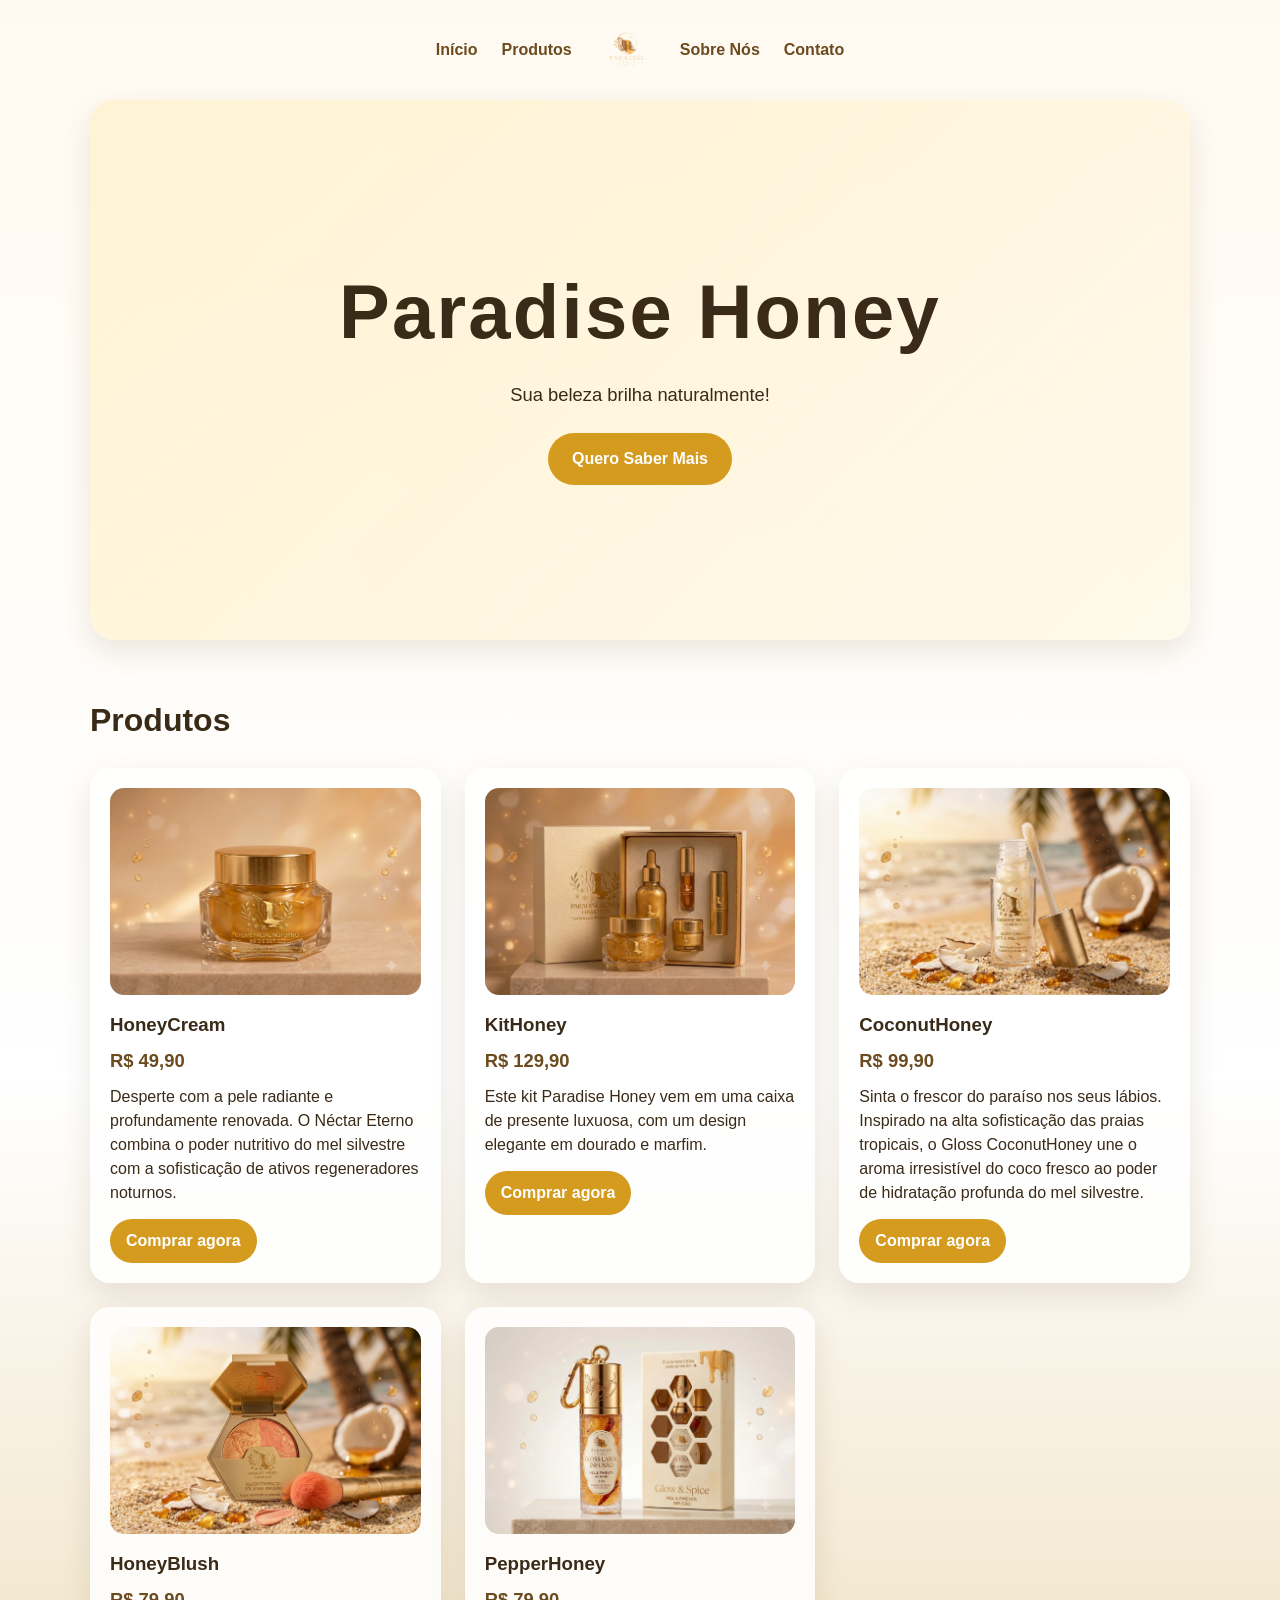
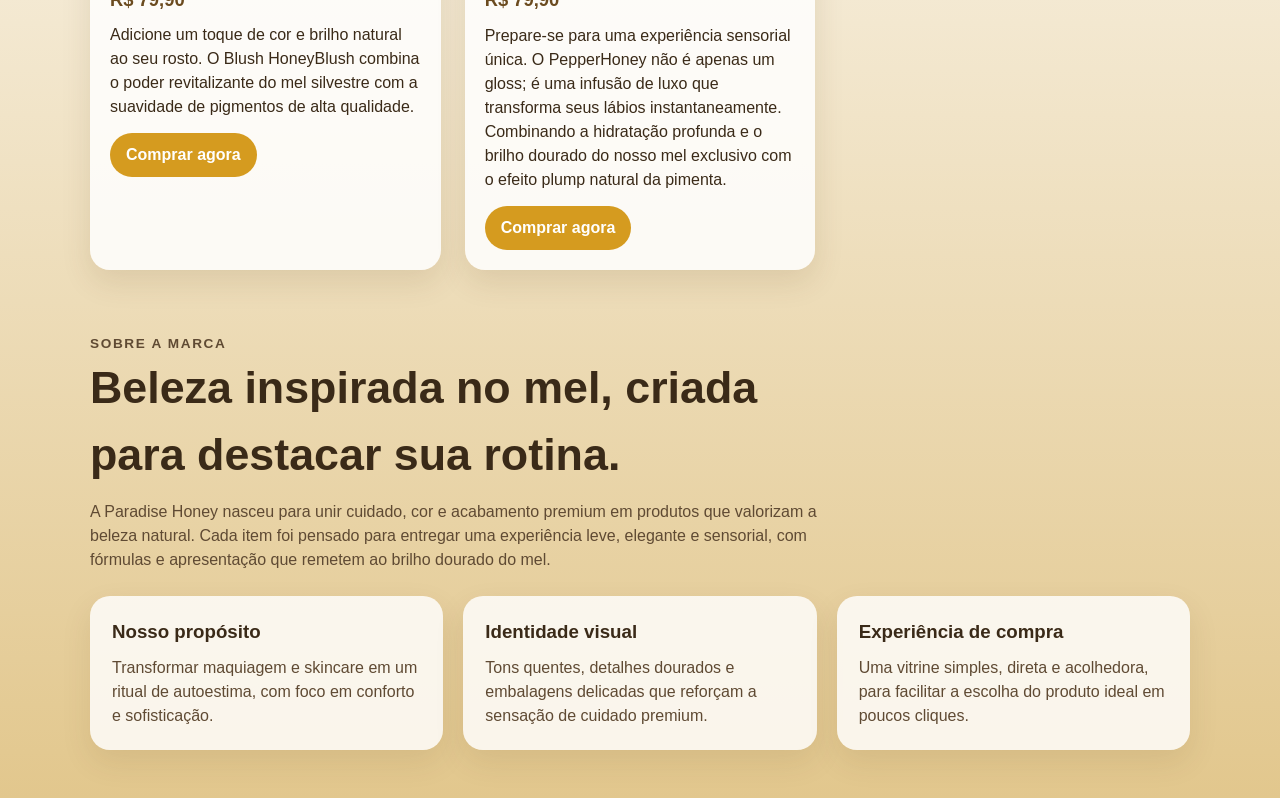
<file: index.html>
<!DOCTYPE html>
<html lang="pt-BR">

<head>
    <meta charset="UTF-8">
    <meta name="viewport" content="width=device-width, initial-scale=1.0">
    <title>Paradise Honey</title>
    <link rel="stylesheet" href="style.css">
</head>

<body>
    <header>
        <nav>
            <ul>
                <li><a href="#home">Início</a></li>
                <li><a href="#produto">Produtos</a></li>
                <li class="logo-menu">
                    <img src="img/logo.jpeg" alt="Logo Paradise Honey">
                </li>
                <li><a href="#sobre">Sobre Nós</a></li>
                <li><a href="#contato-popup">Contato</a></li>
            </ul>
        </nav>
    </header>
    <main>
        <section class="hero" id="home">
            <div class="hero-banner" aria-hidden="true">
                <img class="hero-banner-image hero-banner-image--one" src="img/Catalogo.png" alt="">
                <img class="hero-banner-image hero-banner-image--two" src="img/Catalogo 2.jpeg" alt="">
                <img class="hero-banner-image hero-banner-image--three" src="img/Catalogo 3.png" alt="">
                <img class="hero-banner-image hero-banner-image--three" src="img/Catalogo 4.png" alt="">
                <img class="hero-banner-image hero-banner-image--three" src="img/Catalogo 5.png" alt="">
            </div>
            <div class="hero-text">
                <h1>Paradise Honey</h1>
                <p>Sua beleza brilha naturalmente!</p>
                <a href="#produto" class="btn-saber">Quero Saber Mais</a>
            </div>
        </section>

        <section class="produtos" id="produto">
            <h2>Produtos</h2>
            <div class="card-prod">
                <a class="card card-link" href="creme-facial.html" aria-label="Abrir página de compra do Creme Facial">
                    <img src="img/Creme Facial.png" alt="Creme facial Paradise Honey">
                    <h3>HoneyCream</h3>
                    <p class="card-price">R$ 49,90</p>
                    <p>Desperte com a pele radiante e profundamente renovada. O Néctar Eterno combina o poder
                        nutritivo do mel silvestre com a sofisticação de ativos regeneradores noturnos.</p>
                    <span class="card-action">Comprar agora</span>
                </a>
                <a class="card card-link" href="kit-honey.html" aria-label="Abrir página de compra do KitHoney">
                    <img src="img/KitHoney.png" alt="Kit De Maquiagem Paradise Honey">
                    <h3>KitHoney</h3>
                    <p class="card-price">R$ 129,90</p>
                    <p>Este kit Paradise Honey vem em uma caixa de presente luxuosa, com um design elegante em
                        dourado e marfim.</p>
                    <span class="card-action">Comprar agora</span>
                </a>
                <a class="card card-link" href="coconut-honey.html" aria-label="Abrir página de compra do CoconutHoney">
                    <img src="img/CoconutHoney.png" alt="Gloss Paradise Honey">
                    <h3>CoconutHoney</h3>
                    <p class="card-price">R$ 99,90</p>
                    <p>Sinta o frescor do paraíso nos seus lábios. Inspirado na alta sofisticação das praias
                        tropicais, o Gloss CoconutHoney une o aroma irresistível do coco fresco ao poder de hidratação
                        profunda do mel silvestre.</p>
                    <span class="card-action">Comprar agora</span>
                </a>
                <a class="card card-link" href="honey-blush.html" aria-label="Abrir página de compra do HoneyBlush">
                    <img src="img/HoneyBlush.png" alt="Blush Paradise Honey">
                    <h3>HoneyBlush</h3>
                    <p class="card-price">R$ 79,90</p>
                    <p>Adicione um toque de cor e brilho natural ao seu rosto. O Blush HoneyBlush combina o poder
                        revitalizante do mel silvestre com a suavidade de pigmentos de alta qualidade.</p>
                    <span class="card-action">Comprar agora</span>
                </a>
                <a class="card card-link" href="pepper-honey.html" aria-label="Abrir página de compra do PepperHoney">
                    <img src="img/PepperHoney.png" alt="PepperHoney Paradise Honey">
                    <h3>PepperHoney</h3>
                    <p class="card-price">R$ 79,90</p>
                    <p>Prepare-se para uma experiência sensorial única. O PepperHoney não é apenas um gloss; é uma
                        infusão de luxo que transforma seus lábios instantaneamente. Combinando a hidratação profunda
                        e o brilho dourado do nosso mel exclusivo com o efeito plump natural da pimenta.</p>
                    <span class="card-action">Comprar agora</span>
                </a>
            </div>
        </section>

        <section class="sobre" id="sobre">
            <div class="sobre-intro">
                <p class="section-kicker">Sobre a marca</p>
                <h2>Beleza inspirada no mel, criada para destacar sua rotina.</h2>
                <p>
                    A Paradise Honey nasceu para unir cuidado, cor e acabamento premium em produtos que valorizam a
                    beleza natural. Cada item foi pensado para entregar uma experiência leve, elegante e sensorial,
                    com fórmulas e apresentação que remetem ao brilho dourado do mel.
                </p>
            </div>

            <div class="sobre-grid">
                <article class="sobre-card">
                    <h3>Nosso propósito</h3>
                    <p>Transformar maquiagem e skincare em um ritual de autoestima, com foco em conforto e sofisticação.</p>
                </article>
                <article class="sobre-card">
                    <h3>Identidade visual</h3>
                    <p>Tons quentes, detalhes dourados e embalagens delicadas que reforçam a sensação de cuidado premium.</p>
                </article>
                <article class="sobre-card">
                    <h3>Experiência de compra</h3>
                    <p>Uma vitrine simples, direta e acolhedora, para facilitar a escolha do produto ideal em poucos cliques.</p>
                </article>
            </div>
        </section>
    </main>

    <aside class="contact-popup" id="contato-popup" aria-labelledby="contato-titulo">
        <div class="contact-popup-header">
            <h2 id="contato-titulo">Fale com a Paradise Honey</h2>
            <a class="contact-popup-close" href="#" aria-label="Fechar contato">×</a>
        </div>
        <p>Atendimento rápido para tirar dúvidas, reservar produtos e passar informações sobre pedidos.</p>
        <div class="contact-popup-item">
            <span>E-mail</span>
            <strong>contato@paradisehoney.com</strong>
        </div>
        <div class="contact-popup-item">
            <span>Telefone</span>
            <strong>(11) 99999-9999</strong>
        </div>
    </aside>
</body>

</html>
</file>
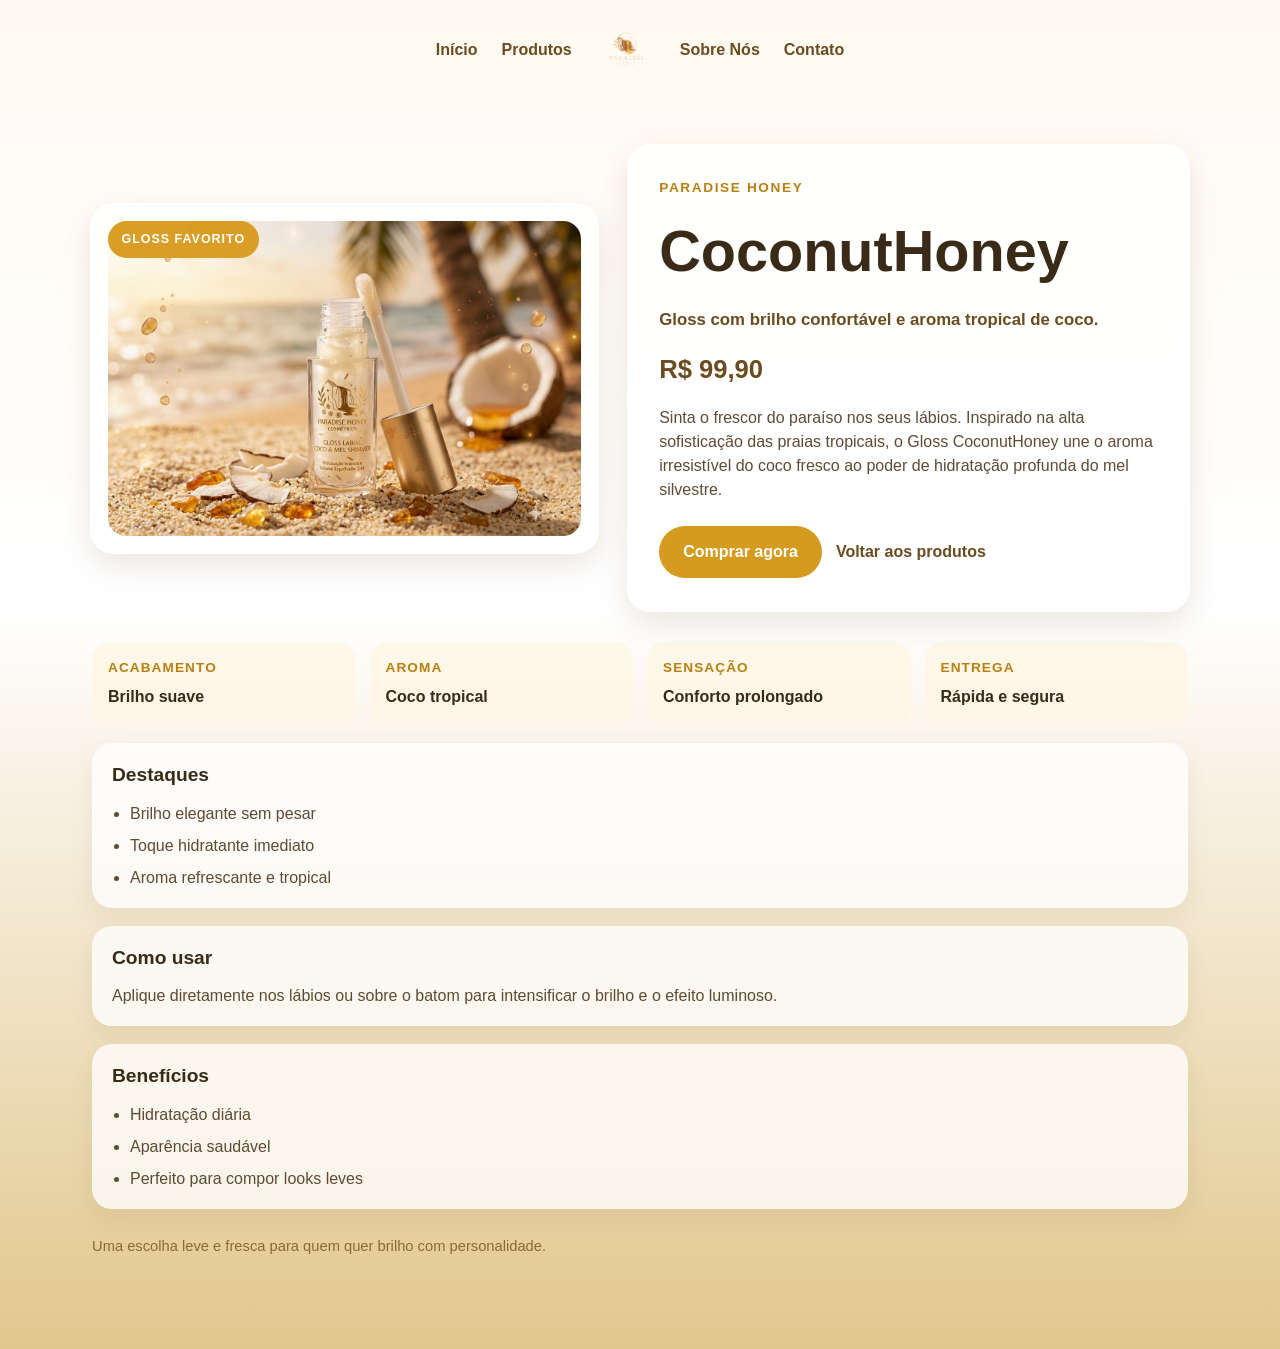
<file: coconut-honey.html>
<!DOCTYPE html>
<html lang="pt-BR">
<head>
    <meta charset="UTF-8">
    <meta name="viewport" content="width=device-width, initial-scale=1.0">
    <title>CoconutHoney | Paradise Honey</title>
    <link rel="stylesheet" href="style.css">
</head>
<body>
    <header>
        <nav>
            <ul>
                <li><a href="index.html#home">Início</a></li>
                <li><a href="index.html#produto">Produtos</a></li>
                <li class="logo-menu">
                    <img src="img/logo.jpeg" alt="Logo Paradise Honey">
                </li>
                <li><a href="index.html#sobre">Sobre Nós</a></li>
                <li><a href="index.html#contato-popup">Contato</a></li>
            </ul>
        </nav>
    </header>

    <main>
        <section class="product-page">
            <div class="product-page-top">
                <div class="product-page-media">
                    <span class="product-page-badge">Gloss favorito</span>
                    <img src="img/CoconutHoney.png" alt="Gloss CoconutHoney Paradise Honey">
                </div>

                <div class="product-page-content">
                    <p class="product-page-kicker">Paradise Honey</p>
                    <h1>CoconutHoney</h1>
                    <p class="product-page-subtitle">Gloss com brilho confortável e aroma tropical de coco.</p>
                    <p class="product-page-price">R$ 99,90</p>
                    <p class="product-page-description">
                        Sinta o frescor do paraíso nos seus lábios. Inspirado na alta sofisticação das praias tropicais,
                        o Gloss CoconutHoney une o aroma irresistível do coco fresco ao poder de hidratação profunda do
                        mel silvestre.
                    </p>

                    <div class="product-page-actions">
                        <a class="btn-saber" href="mailto:contato@paradisehoney.com?subject=Pedido%20CoconutHoney">Comprar agora</a>
                        <a class="product-page-back" href="index.html#produto">Voltar aos produtos</a>
                    </div>
                </div>
            </div>

            <div class="product-page-details">
                <div class="product-page-specs">
                    <div class="product-page-spec">
                        <span class="product-page-spec-label">Acabamento</span>
                        <strong>Brilho suave</strong>
                    </div>
                    <div class="product-page-spec">
                        <span class="product-page-spec-label">Aroma</span>
                        <strong>Coco tropical</strong>
                    </div>
                    <div class="product-page-spec">
                        <span class="product-page-spec-label">Sensação</span>
                        <strong>Conforto prolongado</strong>
                    </div>
                    <div class="product-page-spec">
                        <span class="product-page-spec-label">Entrega</span>
                        <strong>Rápida e segura</strong>
                    </div>
                </div>

                <section class="product-page-section">
                    <h2>Destaques</h2>
                    <ul class="product-page-list">
                        <li>Brilho elegante sem pesar</li>
                        <li>Toque hidratante imediato</li>
                        <li>Aroma refrescante e tropical</li>
                    </ul>
                </section>

                <section class="product-page-section">
                    <h2>Como usar</h2>
                    <p class="product-page-note">
                        Aplique diretamente nos lábios ou sobre o batom para intensificar o brilho e o efeito luminoso.
                    </p>
                </section>

                <section class="product-page-section">
                    <h2>Benefícios</h2>
                    <ul class="product-page-list">
                        <li>Hidratação diária</li>
                        <li>Aparência saudável</li>
                        <li>Perfeito para compor looks leves</li>
                    </ul>
                </section>
                <p class="product-page-footer">Uma escolha leve e fresca para quem quer brilho com personalidade.</p>
            </div>
        </section>
    </main>
</body>
</html>
</file>
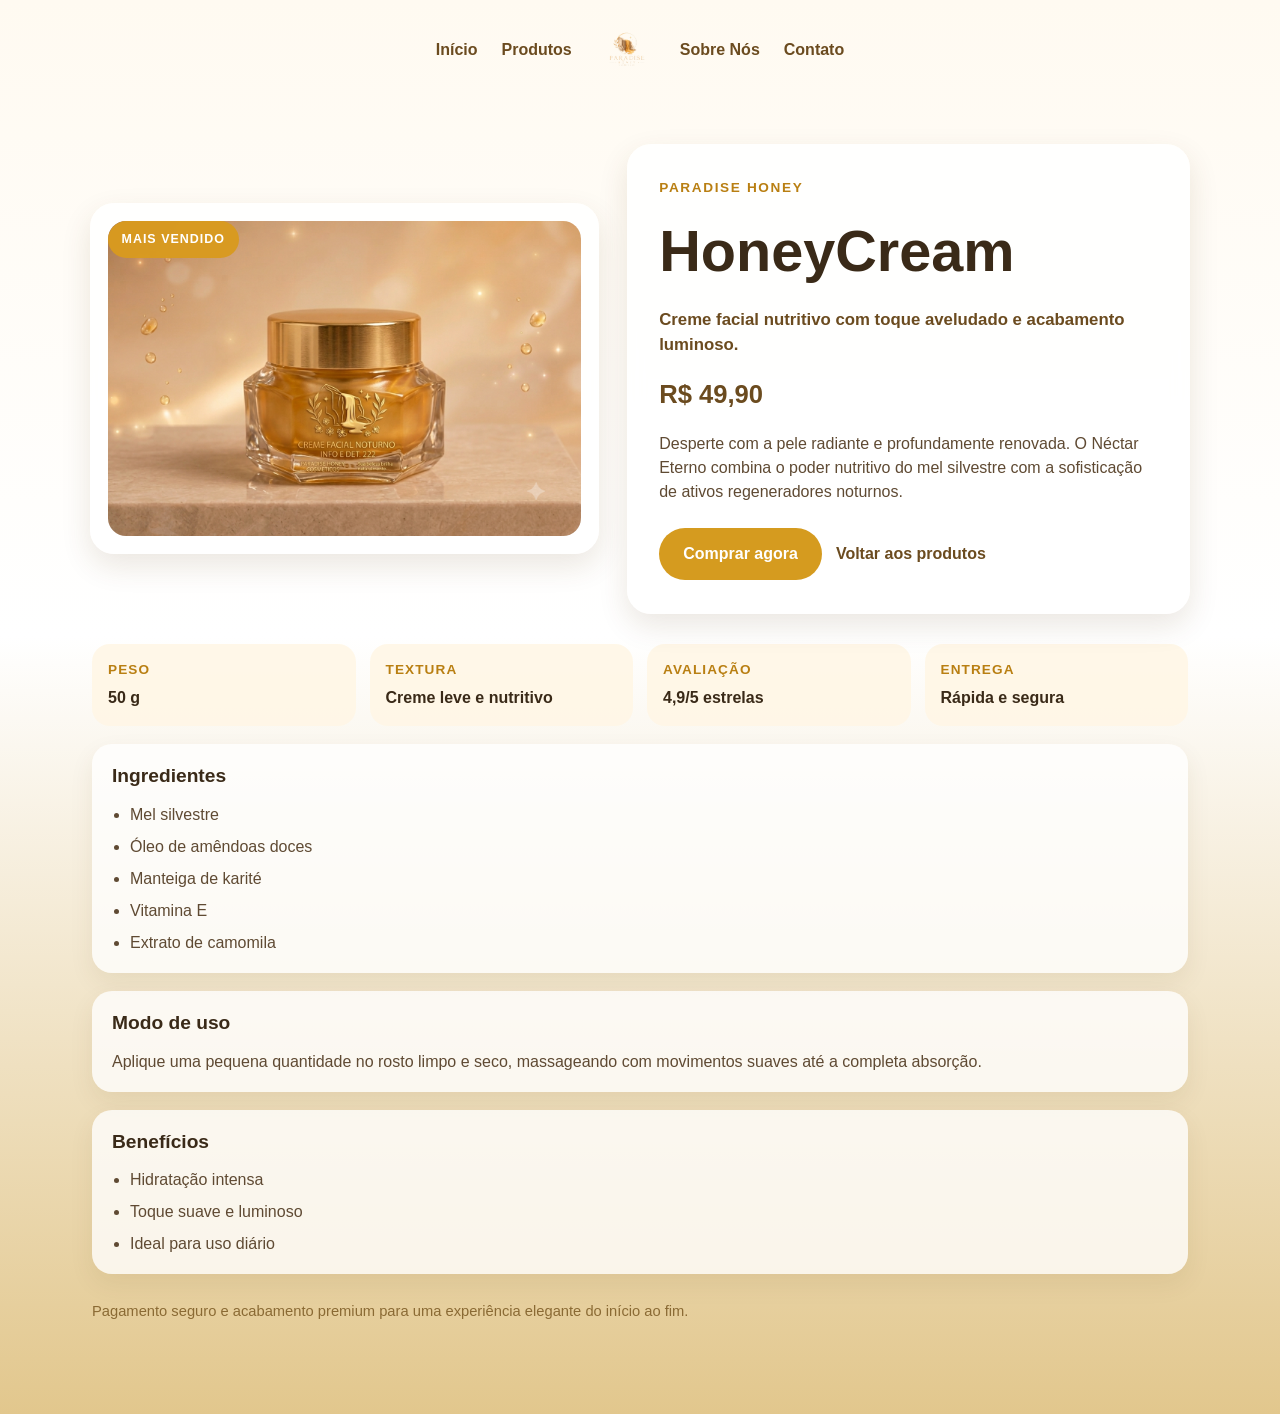
<file: creme-facial.html>
<!DOCTYPE html>
<html lang="pt-BR">
<head>
    <meta charset="UTF-8">
    <meta name="viewport" content="width=device-width, initial-scale=1.0">
    <title>Creme Facial | Paradise Honey</title>
    <link rel="stylesheet" href="style.css">
</head>
<body>
    <header>
        <nav>
            <ul>
                <li><a href="index.html#home">Início</a></li>
                <li><a href="index.html#produto">Produtos</a></li>
                <li class="logo-menu">
                    <img src="img/logo.jpeg" alt="Logo Paradise Honey">
                </li>
                <li><a href="index.html#sobre">Sobre Nós</a></li>
                <li><a href="index.html#contato-popup">Contato</a></li>
            </ul>
        </nav>
    </header>

    <main>
        <section class="product-page">
            <div class="product-page-top">
                <div class="product-page-media">
                    <span class="product-page-badge">Mais vendido</span>
                    <img src="img/Creme Facial.png" alt="Creme facial Paradise Honey">
                </div>

                <div class="product-page-content">
                    <p class="product-page-kicker">Paradise Honey</p>
                    <h1>HoneyCream</h1>
                    <p class="product-page-subtitle">Creme facial nutritivo com toque aveludado e acabamento luminoso.</p>
                    <p class="product-page-price">R$ 49,90</p>
                    <p class="product-page-description">
                        Desperte com a pele radiante e profundamente renovada. O Néctar Eterno combina o poder nutritivo
                        do mel silvestre com a sofisticação de ativos regeneradores noturnos.
                    </p>

                    <div class="product-page-actions">
                        <a class="btn-saber" href="mailto:contato@paradisehoney.com?subject=Pedido%20HoneyCream">Comprar agora</a>
                        <a class="product-page-back" href="index.html#produto">Voltar aos produtos</a>
                    </div>
                </div>
            </div>

            <div class="product-page-details">
                <div class="product-page-specs">
                    <div class="product-page-spec">
                        <span class="product-page-spec-label">Peso</span>
                        <strong>50 g</strong>
                    </div>
                    <div class="product-page-spec">
                        <span class="product-page-spec-label">Textura</span>
                        <strong>Creme leve e nutritivo</strong>
                    </div>
                    <div class="product-page-spec">
                        <span class="product-page-spec-label">Avaliação</span>
                        <strong>4,9/5 estrelas</strong>
                    </div>
                    <div class="product-page-spec">
                        <span class="product-page-spec-label">Entrega</span>
                        <strong>Rápida e segura</strong>
                    </div>
                </div>

                <section class="product-page-section">
                    <h2>Ingredientes</h2>
                    <ul class="product-page-list">
                        <li>Mel silvestre</li>
                        <li>Óleo de amêndoas doces</li>
                        <li>Manteiga de karité</li>
                        <li>Vitamina E</li>
                        <li>Extrato de camomila</li>
                    </ul>
                </section>

                <section class="product-page-section">
                    <h2>Modo de uso</h2>
                    <p class="product-page-note">
                        Aplique uma pequena quantidade no rosto limpo e seco, massageando com movimentos suaves até a
                        completa absorção.
                    </p>
                </section>

                <section class="product-page-section">
                    <h2>Benefícios</h2>
                    <ul class="product-page-list">
                        <li>Hidratação intensa</li>
                        <li>Toque suave e luminoso</li>
                        <li>Ideal para uso diário</li>
                    </ul>
                </section>
                <p class="product-page-footer">Pagamento seguro e acabamento premium para uma experiência elegante do início ao fim.</p>
            </div>
        </section>
    </main>
</body>
</html>
</file>
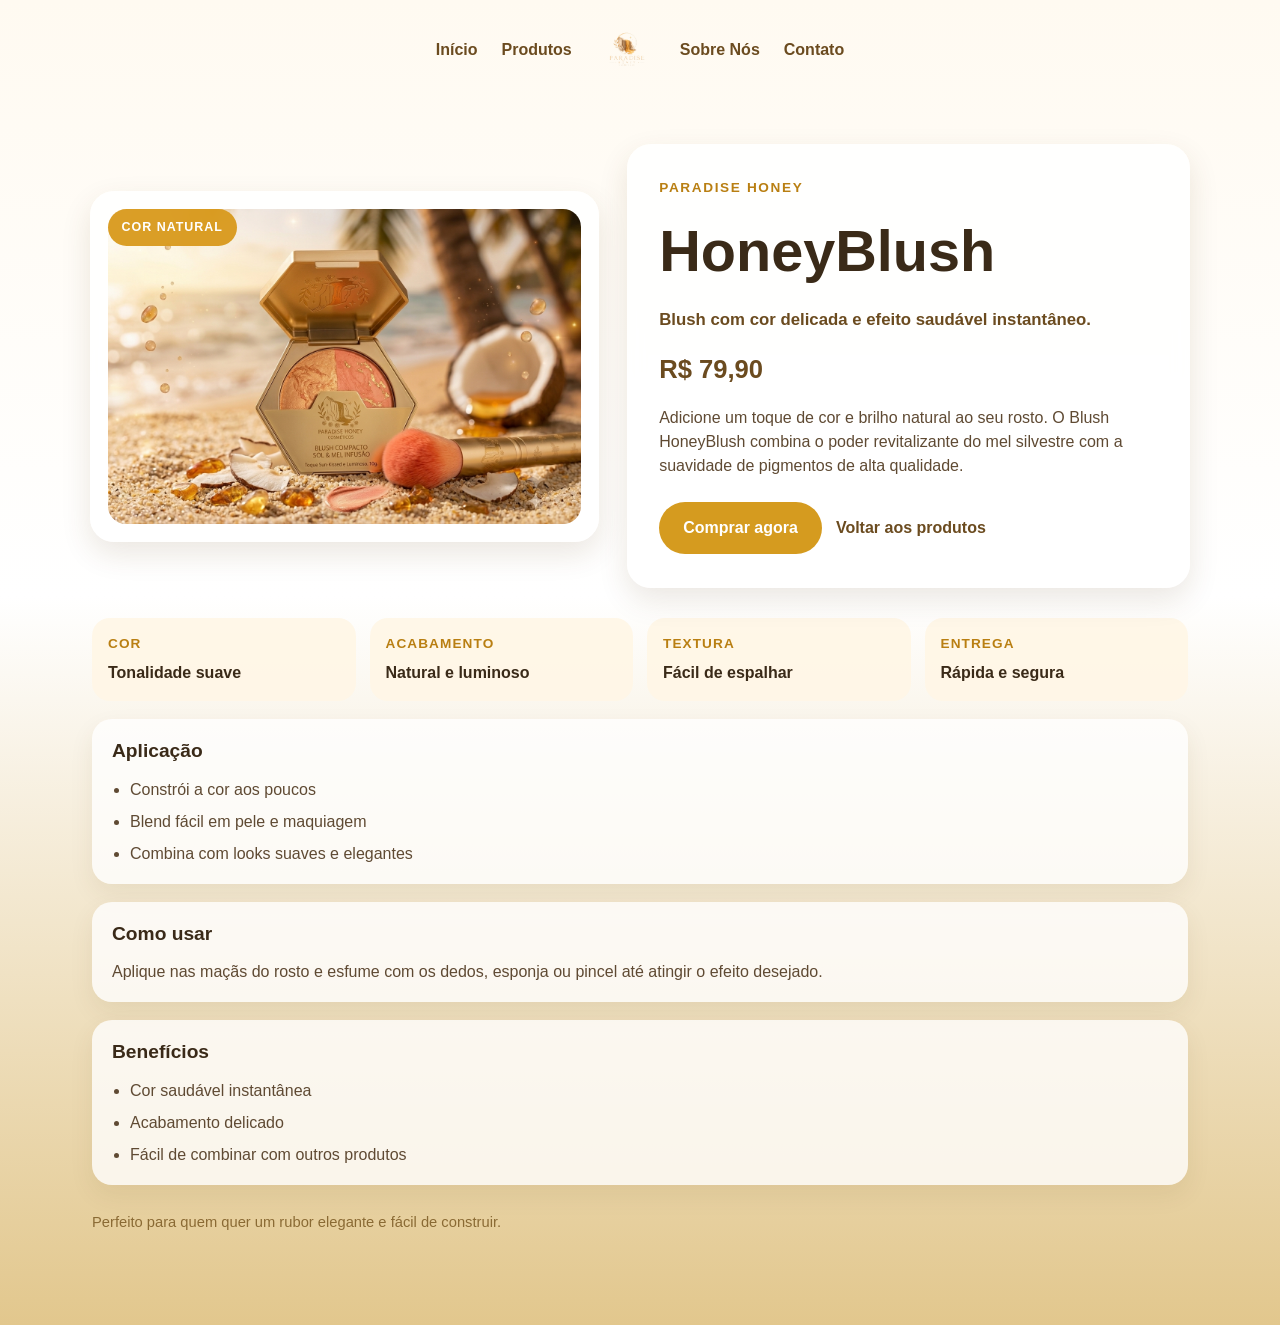
<file: honey-blush.html>
<!DOCTYPE html>
<html lang="pt-BR">
<head>
    <meta charset="UTF-8">
    <meta name="viewport" content="width=device-width, initial-scale=1.0">
    <title>HoneyBlush | Paradise Honey</title>
    <link rel="stylesheet" href="style.css">
</head>
<body>
    <header>
        <nav>
            <ul>
                <li><a href="index.html#home">Início</a></li>
                <li><a href="index.html#produto">Produtos</a></li>
                <li class="logo-menu">
                    <img src="img/logo.jpeg" alt="Logo Paradise Honey">
                </li>
                <li><a href="index.html#sobre">Sobre Nós</a></li>
                <li><a href="index.html#contato-popup">Contato</a></li>
            </ul>
        </nav>
    </header>

    <main>
        <section class="product-page">
            <div class="product-page-top">
                <div class="product-page-media">
                    <span class="product-page-badge">Cor natural</span>
                    <img src="img/HoneyBlush.png" alt="Blush HoneyBlush Paradise Honey">
                </div>

                <div class="product-page-content">
                    <p class="product-page-kicker">Paradise Honey</p>
                    <h1>HoneyBlush</h1>
                    <p class="product-page-subtitle">Blush com cor delicada e efeito saudável instantâneo.</p>
                    <p class="product-page-price">R$ 79,90</p>
                    <p class="product-page-description">
                        Adicione um toque de cor e brilho natural ao seu rosto. O Blush HoneyBlush combina o poder
                        revitalizante do mel silvestre com a suavidade de pigmentos de alta qualidade.
                    </p>

                    <div class="product-page-actions">
                        <a class="btn-saber" href="mailto:contato@paradisehoney.com?subject=Pedido%20HoneyBlush">Comprar agora</a>
                        <a class="product-page-back" href="index.html#produto">Voltar aos produtos</a>
                    </div>
                </div>
            </div>

            <div class="product-page-details">
                <div class="product-page-specs">
                    <div class="product-page-spec">
                        <span class="product-page-spec-label">Cor</span>
                        <strong>Tonalidade suave</strong>
                    </div>
                    <div class="product-page-spec">
                        <span class="product-page-spec-label">Acabamento</span>
                        <strong>Natural e luminoso</strong>
                    </div>
                    <div class="product-page-spec">
                        <span class="product-page-spec-label">Textura</span>
                        <strong>Fácil de espalhar</strong>
                    </div>
                    <div class="product-page-spec">
                        <span class="product-page-spec-label">Entrega</span>
                        <strong>Rápida e segura</strong>
                    </div>
                </div>

                <section class="product-page-section">
                    <h2>Aplicação</h2>
                    <ul class="product-page-list">
                        <li>Constrói a cor aos poucos</li>
                        <li>Blend fácil em pele e maquiagem</li>
                        <li>Combina com looks suaves e elegantes</li>
                    </ul>
                </section>

                <section class="product-page-section">
                    <h2>Como usar</h2>
                    <p class="product-page-note">
                        Aplique nas maçãs do rosto e esfume com os dedos, esponja ou pincel até atingir o efeito desejado.
                    </p>
                </section>

                <section class="product-page-section">
                    <h2>Benefícios</h2>
                    <ul class="product-page-list">
                        <li>Cor saudável instantânea</li>
                        <li>Acabamento delicado</li>
                        <li>Fácil de combinar com outros produtos</li>
                    </ul>
                </section>
                <p class="product-page-footer">Perfeito para quem quer um rubor elegante e fácil de construir.</p>
            </div>
        </section>
    </main>
</body>
</html>
</file>
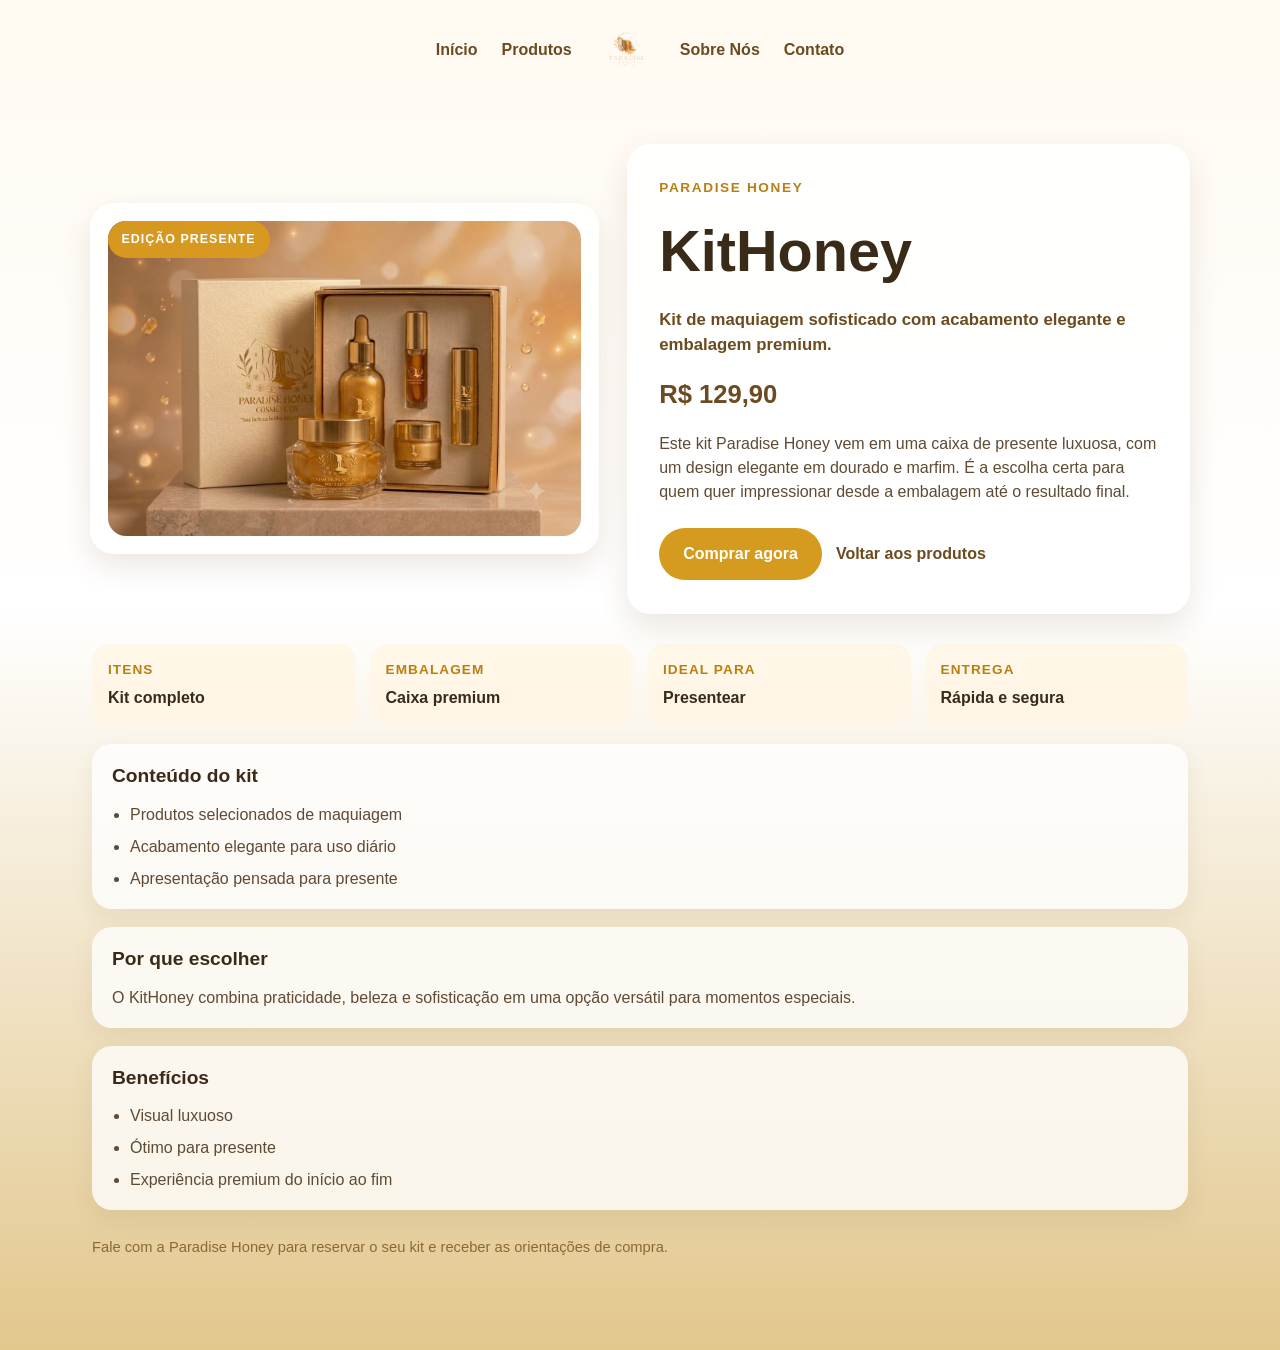
<file: kit-honey.html>
<!DOCTYPE html>
<html lang="pt-BR">
<head>
    <meta charset="UTF-8">
    <meta name="viewport" content="width=device-width, initial-scale=1.0">
    <title>KitHoney | Paradise Honey</title>
    <link rel="stylesheet" href="style.css">
</head>
<body>
    <header>
        <nav>
            <ul>
                <li><a href="index.html#home">Início</a></li>
                <li><a href="index.html#produto">Produtos</a></li>
                <li class="logo-menu">
                    <img src="img/logo.jpeg" alt="Logo Paradise Honey">
                </li>
                <li><a href="index.html#sobre">Sobre Nós</a></li>
                <li><a href="index.html#contato-popup">Contato</a></li>
            </ul>
        </nav>
    </header>

    <main>
        <section class="product-page">
            <div class="product-page-top">
                <div class="product-page-media">
                    <span class="product-page-badge">Edição presente</span>
                    <img src="img/KitHoney.png" alt="Kit de maquiagem Paradise Honey">
                </div>

                <div class="product-page-content">
                    <p class="product-page-kicker">Paradise Honey</p>
                    <h1>KitHoney</h1>
                    <p class="product-page-subtitle">Kit de maquiagem sofisticado com acabamento elegante e embalagem premium.</p>
                    <p class="product-page-price">R$ 129,90</p>
                    <p class="product-page-description">
                        Este kit Paradise Honey vem em uma caixa de presente luxuosa, com um design elegante em dourado e
                        marfim. É a escolha certa para quem quer impressionar desde a embalagem até o resultado final.
                    </p>

                    <div class="product-page-actions">
                        <a class="btn-saber" href="mailto:contato@paradisehoney.com?subject=Pedido%20KitHoney">Comprar agora</a>
                        <a class="product-page-back" href="index.html#produto">Voltar aos produtos</a>
                    </div>
                </div>
            </div>

            <div class="product-page-details">
                <div class="product-page-specs">
                    <div class="product-page-spec">
                        <span class="product-page-spec-label">Itens</span>
                        <strong>Kit completo</strong>
                    </div>
                    <div class="product-page-spec">
                        <span class="product-page-spec-label">Embalagem</span>
                        <strong>Caixa premium</strong>
                    </div>
                    <div class="product-page-spec">
                        <span class="product-page-spec-label">Ideal para</span>
                        <strong>Presentear</strong>
                    </div>
                    <div class="product-page-spec">
                        <span class="product-page-spec-label">Entrega</span>
                        <strong>Rápida e segura</strong>
                    </div>
                </div>

                <section class="product-page-section">
                    <h2>Conteúdo do kit</h2>
                    <ul class="product-page-list">
                        <li>Produtos selecionados de maquiagem</li>
                        <li>Acabamento elegante para uso diário</li>
                        <li>Apresentação pensada para presente</li>
                    </ul>
                </section>

                <section class="product-page-section">
                    <h2>Por que escolher</h2>
                    <p class="product-page-note">
                        O KitHoney combina praticidade, beleza e sofisticação em uma opção versátil para momentos especiais.
                    </p>
                </section>

                <section class="product-page-section">
                    <h2>Benefícios</h2>
                    <ul class="product-page-list">
                        <li>Visual luxuoso</li>
                        <li>Ótimo para presente</li>
                        <li>Experiência premium do início ao fim</li>
                    </ul>
                </section>
                <p class="product-page-footer">Fale com a Paradise Honey para reservar o seu kit e receber as orientações de compra.</p>
            </div>
        </section>
    </main>
</body>
</html>
</file>
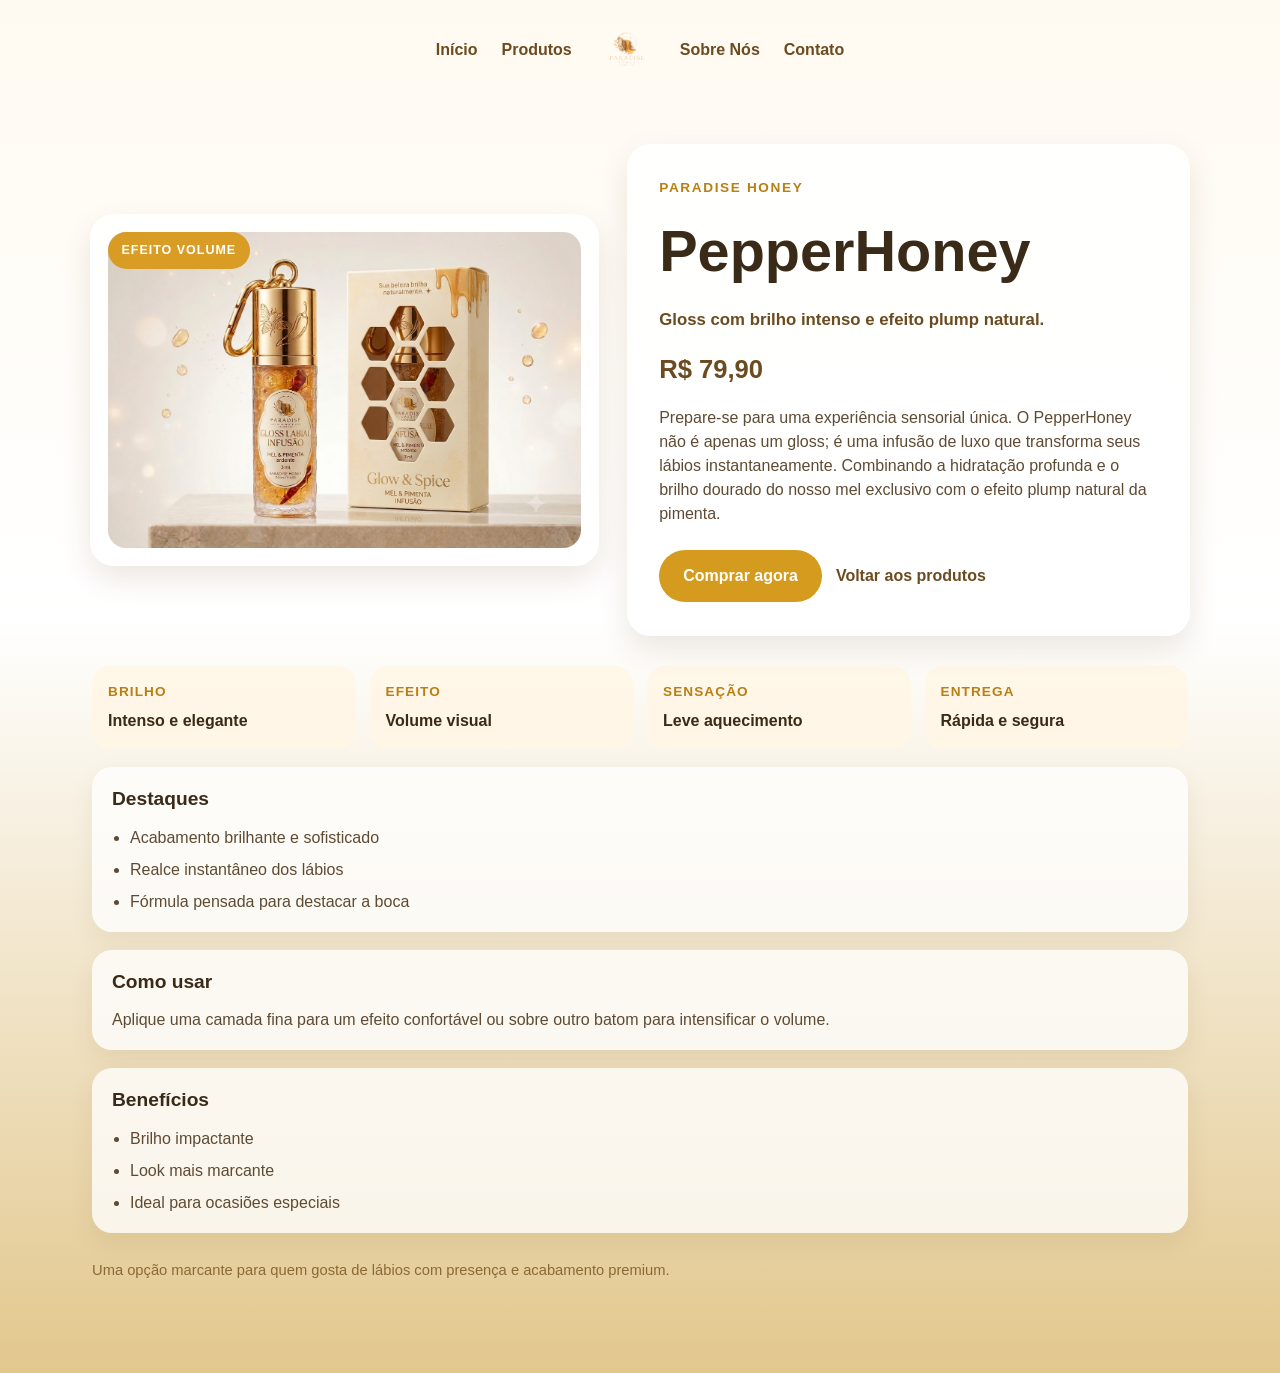
<file: pepper-honey.html>
<!DOCTYPE html>
<html lang="pt-BR">
<head>
    <meta charset="UTF-8">
    <meta name="viewport" content="width=device-width, initial-scale=1.0">
    <title>PepperHoney | Paradise Honey</title>
    <link rel="stylesheet" href="style.css">
</head>
<body>
    <header>
        <nav>
            <ul>
                <li><a href="index.html#home">Início</a></li>
                <li><a href="index.html#produto">Produtos</a></li>
                <li class="logo-menu">
                    <img src="img/logo.jpeg" alt="Logo Paradise Honey">
                </li>
                <li><a href="index.html#sobre">Sobre Nós</a></li>
                <li><a href="index.html#contato-popup">Contato</a></li>
            </ul>
        </nav>
    </header>

    <main>
        <section class="product-page">
            <div class="product-page-top">
                <div class="product-page-media">
                    <span class="product-page-badge">Efeito volume</span>
                    <img src="img/PepperHoney.png" alt="Gloss PepperHoney Paradise Honey">
                </div>

                <div class="product-page-content">
                    <p class="product-page-kicker">Paradise Honey</p>
                    <h1>PepperHoney</h1>
                    <p class="product-page-subtitle">Gloss com brilho intenso e efeito plump natural.</p>
                    <p class="product-page-price">R$ 79,90</p>
                    <p class="product-page-description">
                        Prepare-se para uma experiência sensorial única. O PepperHoney não é apenas um gloss; é uma
                        infusão de luxo que transforma seus lábios instantaneamente. Combinando a hidratação profunda e o
                        brilho dourado do nosso mel exclusivo com o efeito plump natural da pimenta.
                    </p>

                    <div class="product-page-actions">
                        <a class="btn-saber" href="mailto:contato@paradisehoney.com?subject=Pedido%20PepperHoney">Comprar agora</a>
                        <a class="product-page-back" href="index.html#produto">Voltar aos produtos</a>
                    </div>
                </div>
            </div>

            <div class="product-page-details">
                <div class="product-page-specs">
                    <div class="product-page-spec">
                        <span class="product-page-spec-label">Brilho</span>
                        <strong>Intenso e elegante</strong>
                    </div>
                    <div class="product-page-spec">
                        <span class="product-page-spec-label">Efeito</span>
                        <strong>Volume visual</strong>
                    </div>
                    <div class="product-page-spec">
                        <span class="product-page-spec-label">Sensação</span>
                        <strong>Leve aquecimento</strong>
                    </div>
                    <div class="product-page-spec">
                        <span class="product-page-spec-label">Entrega</span>
                        <strong>Rápida e segura</strong>
                    </div>
                </div>

                <section class="product-page-section">
                    <h2>Destaques</h2>
                    <ul class="product-page-list">
                        <li>Acabamento brilhante e sofisticado</li>
                        <li>Realce instantâneo dos lábios</li>
                        <li>Fórmula pensada para destacar a boca</li>
                    </ul>
                </section>

                <section class="product-page-section">
                    <h2>Como usar</h2>
                    <p class="product-page-note">
                        Aplique uma camada fina para um efeito confortável ou sobre outro batom para intensificar o volume.
                    </p>
                </section>

                <section class="product-page-section">
                    <h2>Benefícios</h2>
                    <ul class="product-page-list">
                        <li>Brilho impactante</li>
                        <li>Look mais marcante</li>
                        <li>Ideal para ocasiões especiais</li>
                    </ul>
                </section>
                <p class="product-page-footer">Uma opção marcante para quem gosta de lábios com presença e acabamento premium.</p>
            </div>
        </section>
    </main>
</body>
</html>
</file>
<file: style.css>
html{
    scroll-behavior: smooth;
}
* {
    box-sizing: border-box;
}

body {
    margin: 0;
    background: linear-gradient(180deg, #fffaf1 0%, #ffffff 45%, #e2c78d 100%);
    color: #3a2a18;
    font-family: Arial, sans-serif;
    line-height: 1.5;
}

header {
    padding: 20px 24px;
}

nav ul {
    display: flex;
    gap: 24px;
    justify-content: center;
    list-style: none;
    margin: 0;
    padding: 0;
}

nav a {
    color: #6b4b1f;
    font-weight: 700;
    text-decoration: none;
}

nav a:hover {
    color: #b97f12;
}

main {
    width: min(1100px, calc(100% - 32px));
    margin: 0 auto;
    padding-bottom: 48px;
}

.hero {
    position: relative;
    min-height: 60vh;
    display: grid;
    place-items: center;
    text-align: center;
    box-shadow: 0 12px 30px rgba(90, 61, 18, 0.12);
    padding: 48px 24px;
    background: linear-gradient(135deg, rgba(255, 214, 102, 0.28), rgba(255, 255, 255, 0.85));
    border-radius: 24px;
    overflow: hidden;
}

.hero-banner {
    position: absolute;
    inset: 0;
    z-index: 0;
}

.hero-banner-image {
    position: absolute;
    inset: 0;
    width: 100%;
    height: 100%;
    object-fit: cover;
    opacity: 0;
    animation-timing-function: ease-in-out;
    animation-fill-mode: both;
}

.hero-banner-image--one {
    animation: bannerOne 15s infinite;
}

.hero-banner-image--two {
    animation: bannerTwo 15s infinite;
}

.hero-banner-image--three {
    animation: bannerThree 15s infinite;
}

.hero::after {
    content: "";
    position: absolute;
    inset: 0;
    z-index: 1;
    background: linear-gradient(135deg, rgba(255, 248, 231, 0.35), rgba(255, 226, 149, 0.18));
}

.hero-text {
    position: relative;
    z-index: 2;
    max-width: 680px;
}

.hero-text h1 {
    margin: 0 0 12px;
    font-size: clamp(2.5rem, 6vw, 4.75rem);
    letter-spacing: 0.03em;
}

.hero-text p {
    margin: 0 0 24px;
    font-size: 1.15rem;
}

.hero-text button {
    border: 0;
    border-radius: 999px;
    padding: 14px 24px;
    background: #d59b1f;
    color: #fff;
    font-weight: 700;
    cursor: pointer;
    transition: transform 0.2s ease, background-color 0.2s ease, box-shadow 0.2s ease;
}

.hero-text button:hover {
    background: #b97f12;
    transform: translateY(-2px);
    box-shadow: 0 10px 22px rgba(90, 61, 18, 0.18);
}

.produtos {
    padding: 56px 0 0;
}

.produtos h2 {
    margin: 0 0 24px;
    font-size: 2rem;
}

.produtos h4 {
    margin: 0;
    font-size: 1.25rem;
    font-weight: 700;
}

.card-prod {
    display: grid;
    grid-template-columns: repeat(auto-fit, minmax(280px, 1fr));
    gap: 24px;
    align-items: stretch;
}

.card {
    width: 100%;
    padding: 20px;
    border-radius: 20px;
    background: rgba(255, 255, 255, 0.85);
    box-shadow: 0 12px 30px rgba(90, 61, 18, 0.12);
}

.card-link {
    display: block;
    color: inherit;
    text-decoration: none;
    transition: transform 0.2s ease, box-shadow 0.2s ease;
}

.card-link:hover {
    transform: translateY(-4px);
    box-shadow: 0 16px 34px rgba(90, 61, 18, 0.16);
}

.card-action {
    display: inline-block;
    margin-top: 16px;
    padding: 10px 16px;
    border-radius: 999px;
    background: #d59b1f;
    color: #fff;
    font-weight: 700;
}

.card img {
    width: 100%;
    display: block;
    border-radius: 14px;
    margin-bottom: 16px;
}

.card h3 {
    margin: 0 0 8px;
}

.card p {
    margin: 0;
}

.card-price {
    margin-bottom: 10px !important;
    font-size: 1.15rem;
    font-weight: 700;
    color: #6b4b1f;
}

@keyframes bannerOne {
    0%, 30% {
        opacity: 1;
    }

    35%, 100% {
        opacity: 0;
    }
}

@keyframes bannerTwo {
    0%, 35% {
        opacity: 0;
    }

    40%, 63% {
        opacity: 1;
    }

    68%, 100% {
        opacity: 0;
    }
}

@keyframes bannerThree {
    0%, 68% {
        opacity: 0;
    }

    73%, 96% {
        opacity: 1;
    }

    100% {
        opacity: 0;
    }
}

@media (max-width: 640px) {
    header {
        padding: 16px;
    }

    nav ul {
        gap: 16px;
        flex-wrap: wrap;
    }

    .hero {
        min-height: 48vh;
        padding: 40px 18px;
    }

    .produtos {
        padding-top: 40px;
    }
}
.btn-saber {
    border: 0;
    display: inline-block;
    border-radius: 999px;
    padding: 14px 24px;
    text-decoration: none;
    background: #d59b1f;
    color: #fff;
    font-weight: 700;
    cursor: pointer;
    transition: transform 0.2s ease, background-color 0.2s ease, box-shadow 0.2s ease;
}

.btn-saber:hover {
    background: #b97f12;
    transform: translateY(-2px);
    box-shadow: 0 10px 22px rgba(90, 61, 18, 0.18);
}
nav ul {
    display: flex;
    align-items: center;
    gap: 24px;
    justify-content: center;
    list-style: none;
    margin: 0;
    padding: 0;
}

.logo-menu {
    display: flex;
    align-items: center;
    justify-content: center;
}

.logo-menu img {
    width: 60px;
    height: 60px;
    object-fit: contain;
    display: block;
}

.product-page {
    display: flex;
    flex-direction: column;
    gap: 24px;
    padding: 44px 0;
}

.product-page-top {
    display: grid;
    grid-template-columns: minmax(320px, 0.95fr) minmax(0, 1.05fr);
    gap: 28px;
    align-items: center;
}

.product-page-details {
    display: grid;
    gap: 18px;
    padding: 6px 2px 0;
}

.product-page-media,
.product-page-content {
    background: rgba(255, 255, 255, 0.84);
    border-radius: 24px;
    box-shadow: 0 12px 30px rgba(90, 61, 18, 0.12);
    backdrop-filter: blur(8px);
}

.product-page-media {
    position: relative;
    padding: 18px;
    overflow: hidden;
}

.product-page-media img {
    width: 100%;
    display: block;
    border-radius: 18px;
}

.product-page-badge {
    position: absolute;
    top: 18px;
    left: 18px;
    z-index: 1;
    padding: 9px 14px;
    border-radius: 999px;
    background: rgba(217, 155, 31, 0.96);
    color: #fff;
    font-size: 0.78rem;
    font-weight: 700;
    letter-spacing: 0.08em;
    text-transform: uppercase;
}

.product-page-quickinfo {
    display: flex;
    flex-wrap: wrap;
    gap: 10px;
    margin-top: 16px;
}

.product-page-quickinfo span {
    padding: 10px 12px;
    border-radius: 999px;
    background: rgba(255, 247, 230, 0.95);
    color: #5f4a33;
    font-size: 0.9rem;
    font-weight: 700;
}

.product-page-content {
    padding: 34px 32px;
}

.product-page-kicker {
    margin: 0 0 10px;
    text-transform: uppercase;
    letter-spacing: 0.12em;
    font-weight: 700;
    color: #b97f12;
    font-size: 0.85rem;
}

.product-page-content h1 {
    margin: 0 0 12px;
    font-size: clamp(2.2rem, 5vw, 3.6rem);
}

.product-page-subtitle {
    margin: 0 0 18px;
    color: #6b4b1f;
    font-size: 1.05rem;
    font-weight: 700;
}

.product-page-price {
    margin: 0 0 18px;
    font-size: 1.6rem;
    font-weight: 700;
    color: #6b4b1f;
}

.product-page-description {
    margin: 0 0 24px;
    color: #5f4a33;
}

.product-page-specs {
    display: grid;
    grid-template-columns: repeat(4, minmax(0, 1fr));
    gap: 14px;
}

.product-page-spec {
    padding: 16px;
    border-radius: 18px;
    background: rgba(255, 247, 230, 0.92);
}

.product-page-spec-label {
    display: block;
    margin-bottom: 6px;
    font-size: 0.85rem;
    font-weight: 700;
    color: #b97f12;
    text-transform: uppercase;
    letter-spacing: 0.08em;
}

.product-page-section {
    padding: 18px 20px;
    border-radius: 20px;
    background: rgba(255, 255, 255, 0.78);
    box-shadow: 0 10px 24px rgba(90, 61, 18, 0.08);
}

.product-page-section h2 {
    margin: 0 0 12px;
    font-size: 1.2rem;
    color: #3a2a18;
}

.product-page-actions {
    display: flex;
    flex-wrap: wrap;
    gap: 14px;
    align-items: center;
    margin-top: 6px;
}

.product-page-back {
    color: #6b4b1f;
    font-weight: 700;
    text-decoration: none;
}

.product-page-list {
    margin: 0;
    padding-left: 18px;
    color: #5f4a33;
}

.product-page-list li + li {
    margin-top: 8px;
}

.product-page-note {
    margin: 0;
    color: #5f4a33;
}

.product-page-footer {
    margin: 0;
    padding-top: 8px;
    color: #8a6a34;
    font-size: 0.92rem;
}

@media (max-width: 900px) {
    .product-page-top {
        grid-template-columns: 1fr;
    }

    .product-page-specs {
        grid-template-columns: repeat(2, minmax(0, 1fr));
    }
}

@media (max-width: 640px) {
    .product-page-specs {
        grid-template-columns: 1fr;
    }

    .product-page-content {
        padding: 28px 22px;
    }
}
.card:hover {
    transform: translateY(-4px);
    box-shadow: 0 16px 40px rgba(90, 61, 18, 0.18);
    transition: transform 0.2s ease, background-color 0.2s ease, box-shadow 0.2s ease;
}

.sobre {
    padding: 64px 0 0;
}

.sobre-intro {
    max-width: 760px;
    margin-bottom: 24px;
}

.section-kicker {
    margin: 0 0 10px;
    text-transform: uppercase;
    letter-spacing: 0.12em;
    font-weight: 700;
    color: #b97f12;
    font-size: 0.85rem;
}

.sobre-intro h2 {
    margin: 0 0 12px;
    font-size: clamp(1.8rem, 4vw, 2.8rem);
}

.sobre-intro p {
    margin: 0;
    color: #5f4a33;
}

.sobre-grid {
    display: grid;
    grid-template-columns: repeat(3, minmax(0, 1fr));
    gap: 20px;
}

.sobre-card {
    padding: 22px;
    border-radius: 20px;
    background: rgba(255, 255, 255, 0.82);
    box-shadow: 0 12px 30px rgba(90, 61, 18, 0.1);
}

.sobre-card h3 {
    margin: 0 0 10px;
}

.sobre-card p {
    margin: 0;
    color: #5f4a33;
}

.card-link .card-action {
    margin-top: 14px;
}

.contact-popup {
    position: fixed;
    right: 20px;
    bottom: 20px;
    width: min(320px, calc(100% - 40px));
    padding: 20px;
    border-radius: 22px;
    background: rgba(255, 255, 255, 0.96);
    box-shadow: 0 20px 45px rgba(90, 61, 18, 0.22);
    border: 1px solid rgba(217, 155, 31, 0.18);
    transform: translateY(130%);
    opacity: 0;
    pointer-events: none;
    transition: transform 0.25s ease, opacity 0.25s ease;
    z-index: 50;
}

.contact-popup:target {
    transform: translateY(0);
    opacity: 1;
    pointer-events: auto;
}

.contact-popup-header {
    display: flex;
    align-items: flex-start;
    justify-content: space-between;
    gap: 12px;
    margin-bottom: 12px;
}

.contact-popup-header h2 {
    margin: 0;
    font-size: 1.05rem;
}

.contact-popup-close {
    display: inline-flex;
    align-items: center;
    justify-content: center;
    width: 32px;
    height: 32px;
    border-radius: 999px;
    background: rgba(217, 155, 31, 0.12);
    color: #6b4b1f;
    text-decoration: none;
    font-size: 1.4rem;
    line-height: 1;
}

.contact-popup p {
    margin: 0 0 14px;
    color: #5f4a33;
}

.contact-popup-item {
    padding: 12px 14px;
    border-radius: 16px;
    background: rgba(255, 247, 230, 0.92);
}

.contact-popup-item + .contact-popup-item {
    margin-top: 10px;
}

.contact-popup-item span {
    display: block;
    margin-bottom: 4px;
    font-size: 0.8rem;
    font-weight: 700;
    color: #b97f12;
    text-transform: uppercase;
    letter-spacing: 0.08em;
}

.contact-popup-item strong {
    color: #3a2a18;
}

@media (max-width: 640px) {
    .contact-popup {
        right: 12px;
        left: 12px;
        bottom: 12px;
        width: auto;
    }

    .sobre {
        padding-top: 48px;
    }

    .sobre-grid {
        grid-template-columns: 1fr;
    }
}

@media (max-width: 900px) {
    .sobre-grid {
        grid-template-columns: 1fr;
    }
}
</file>
